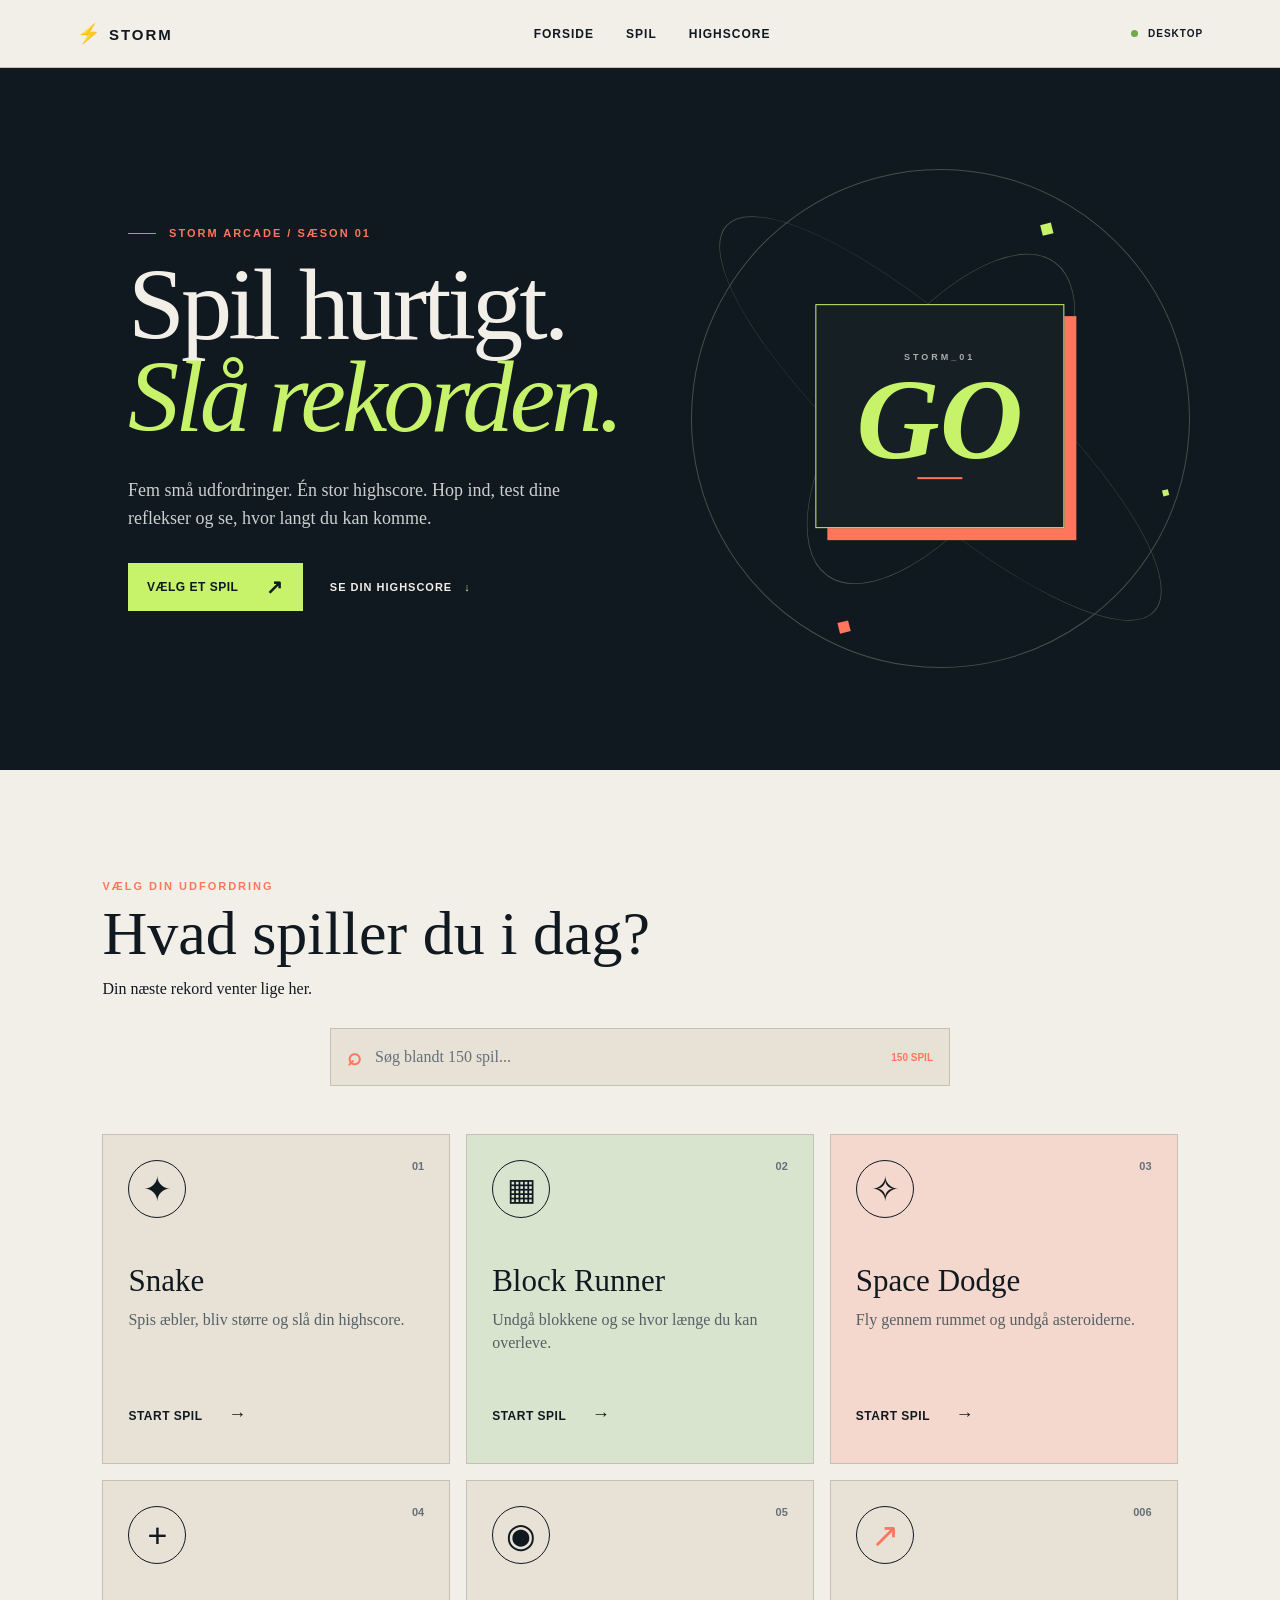
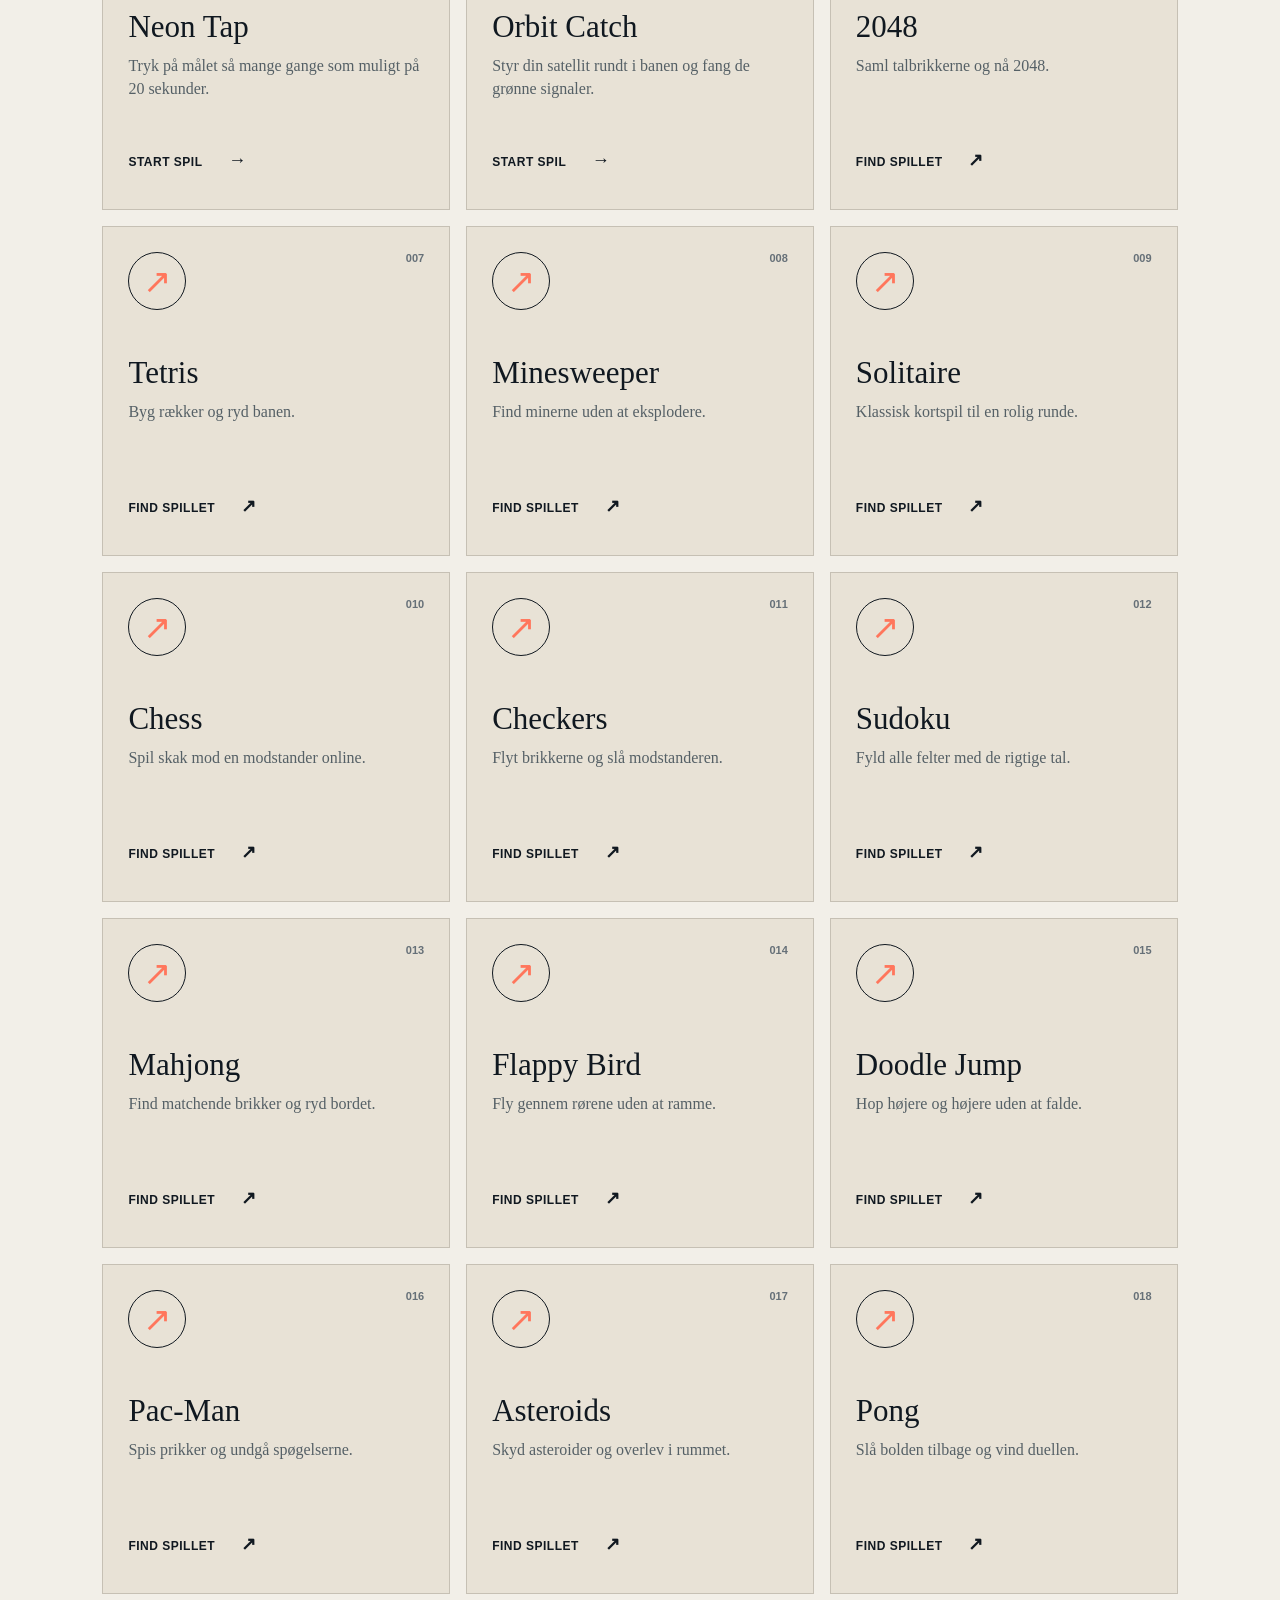
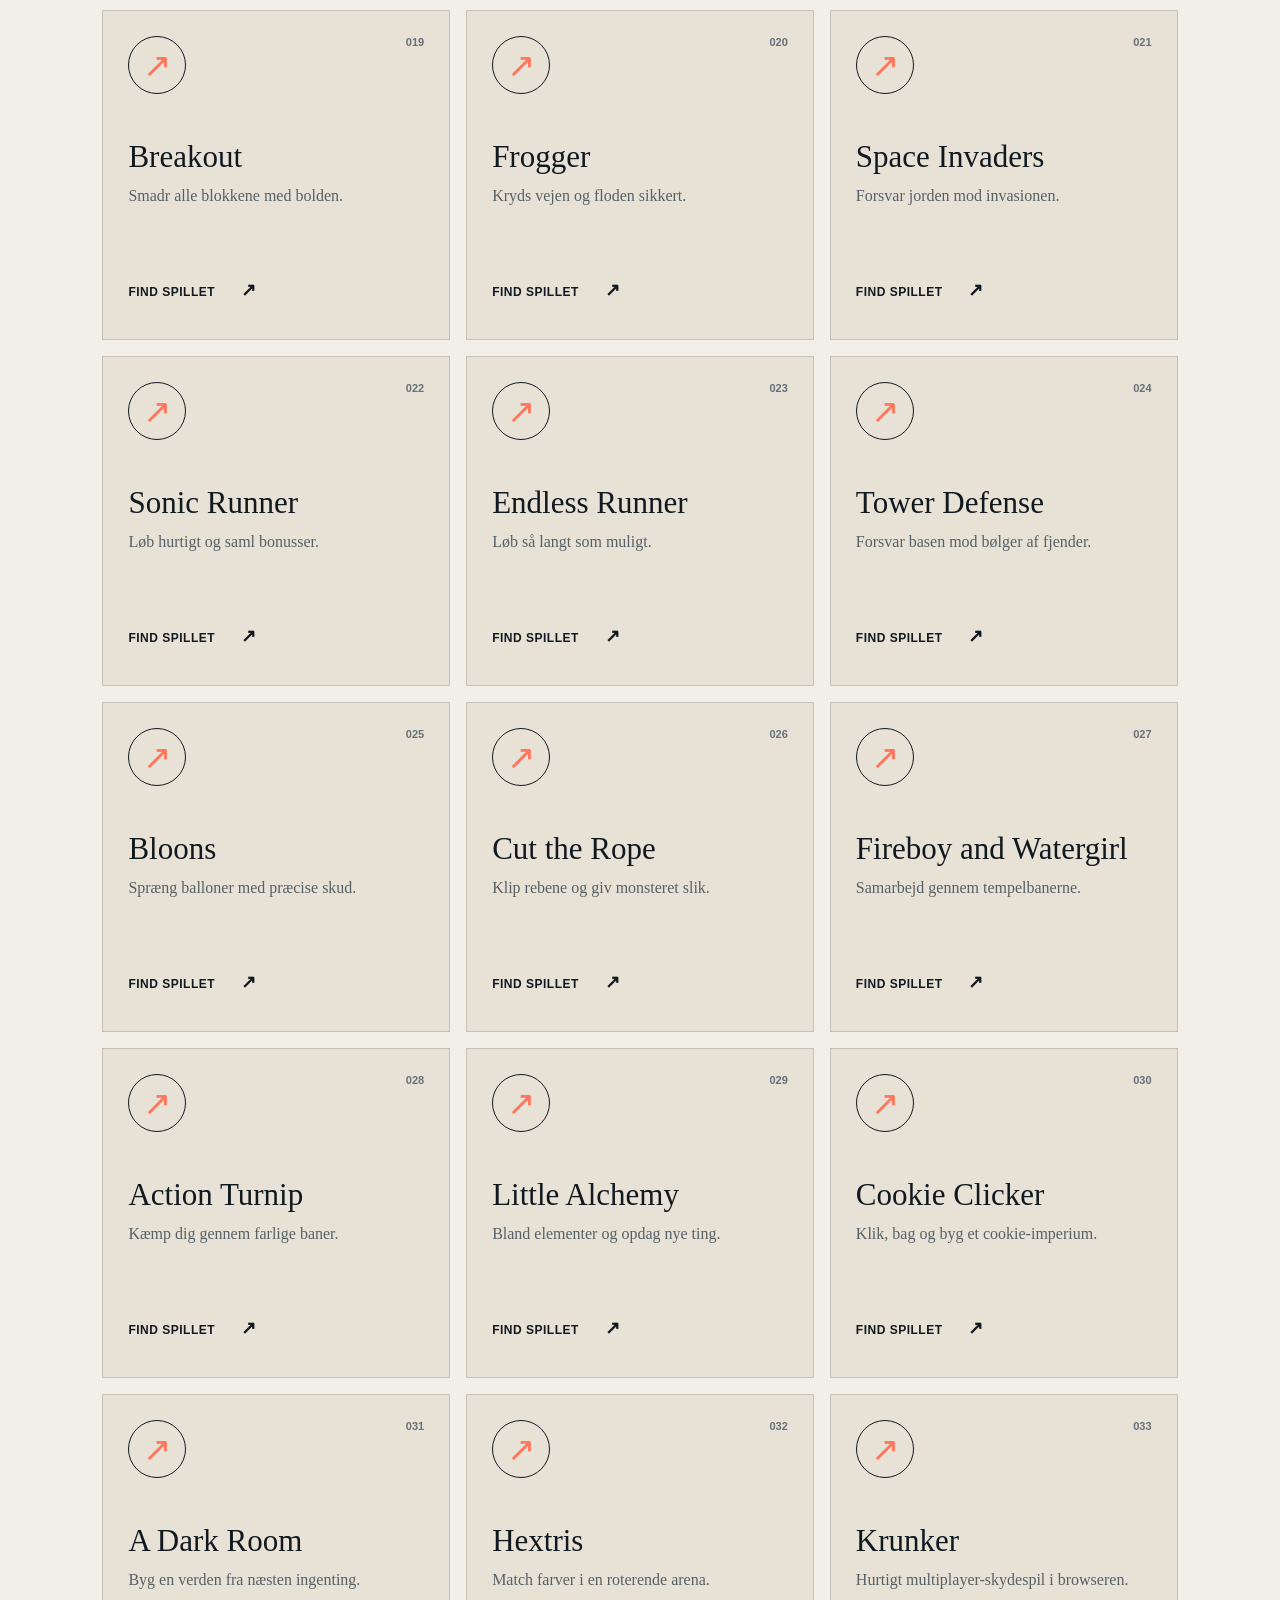
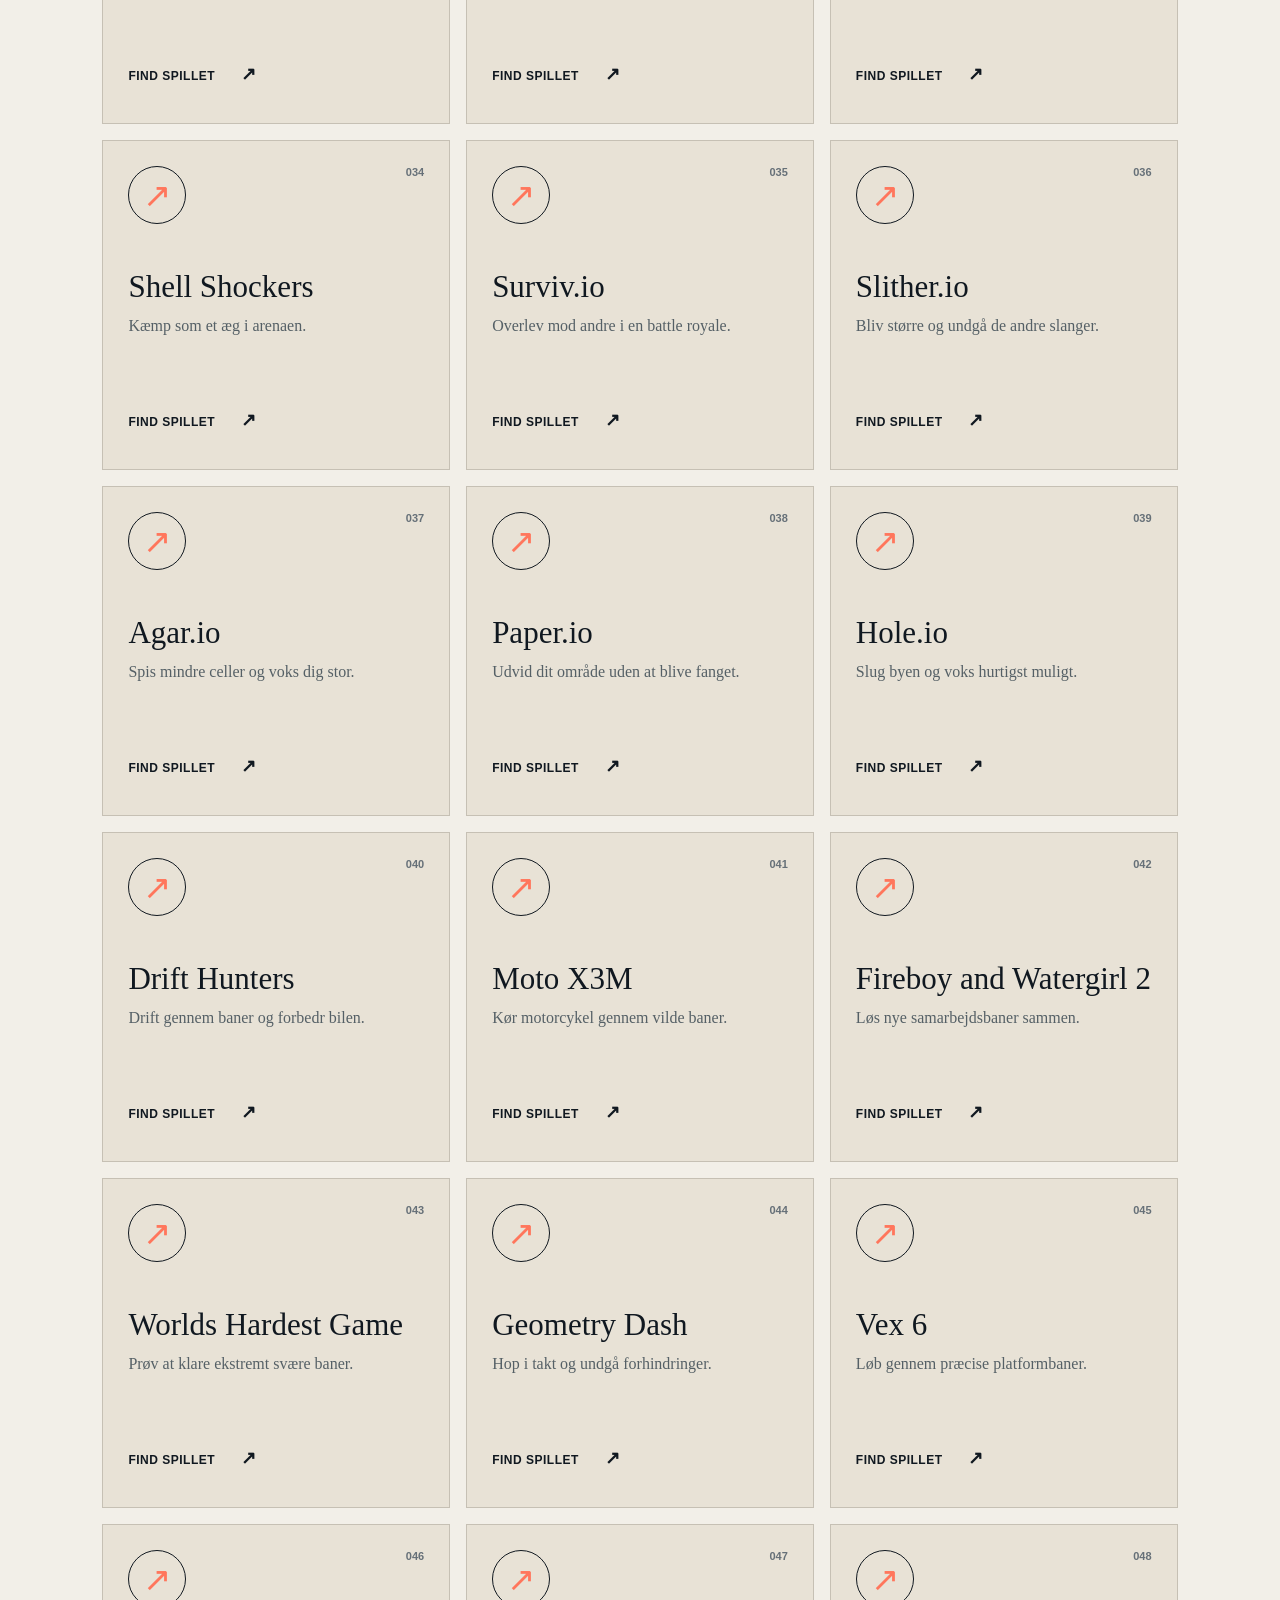
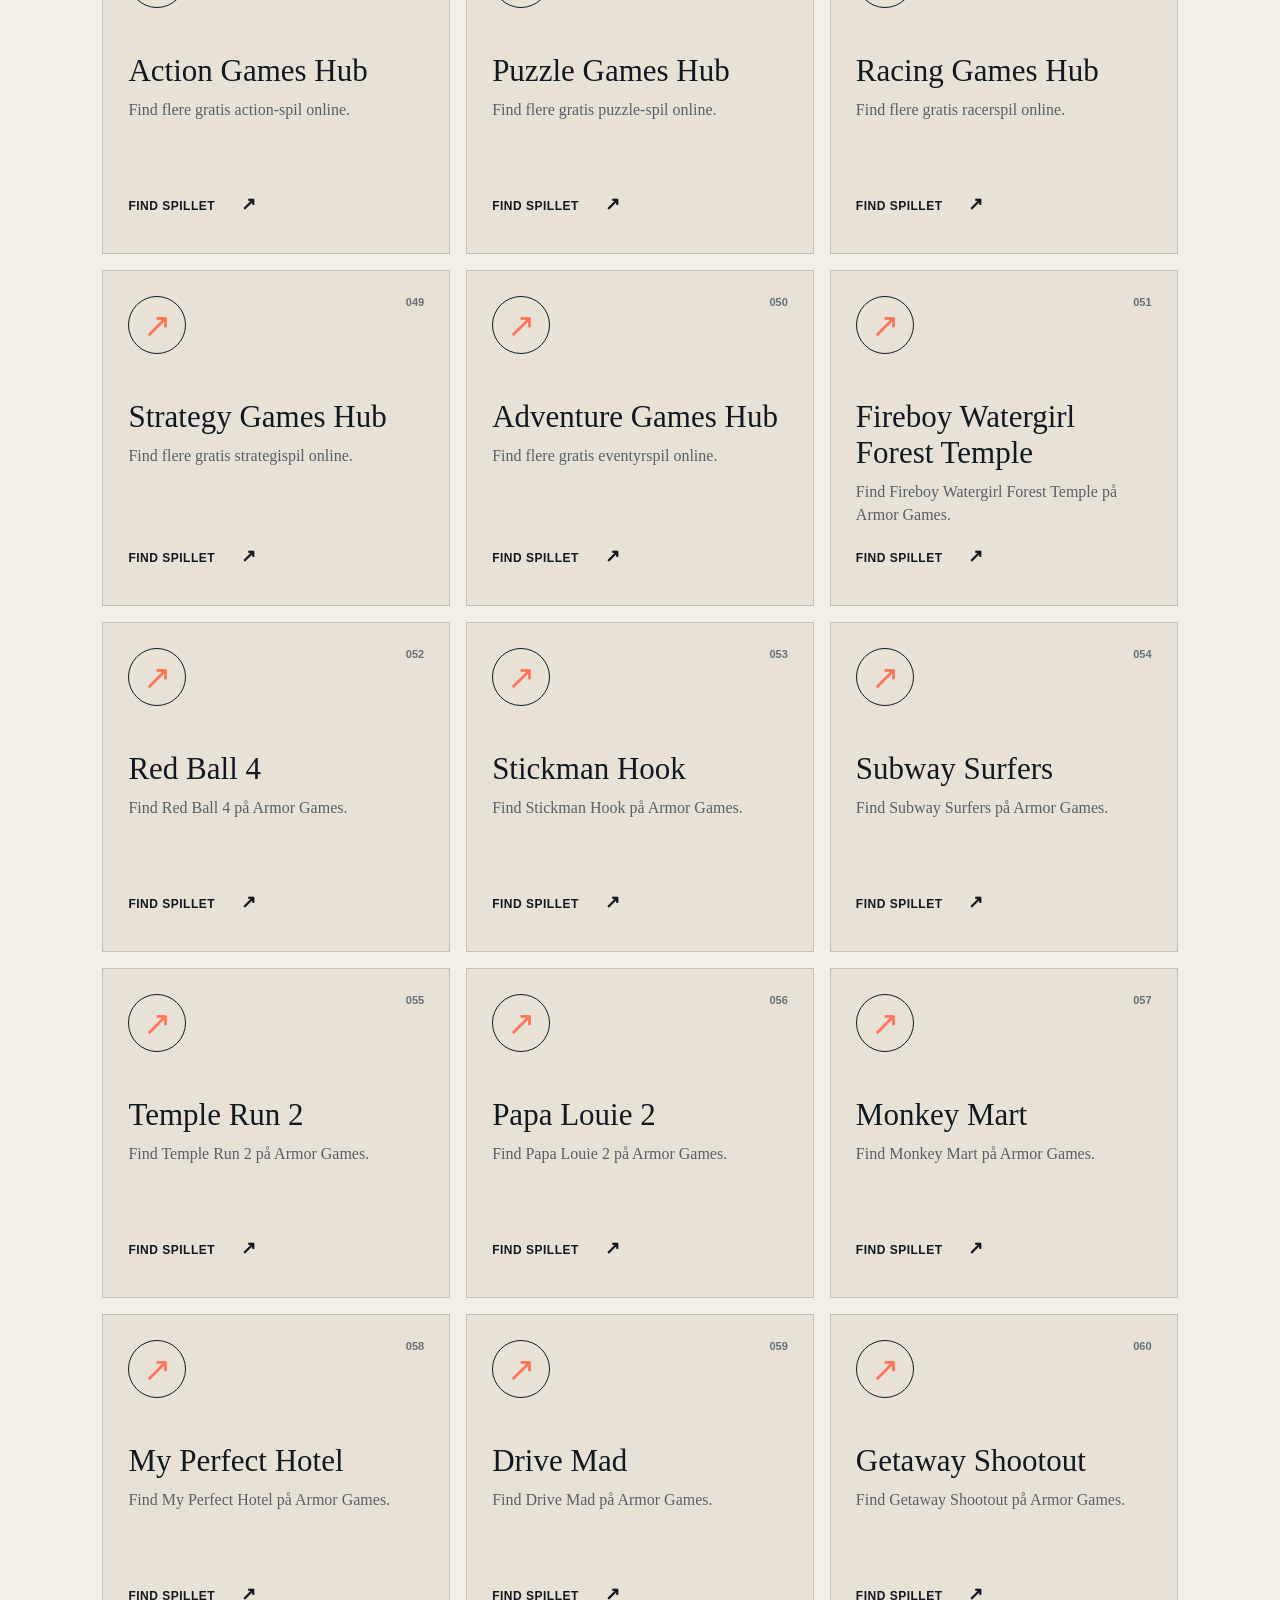
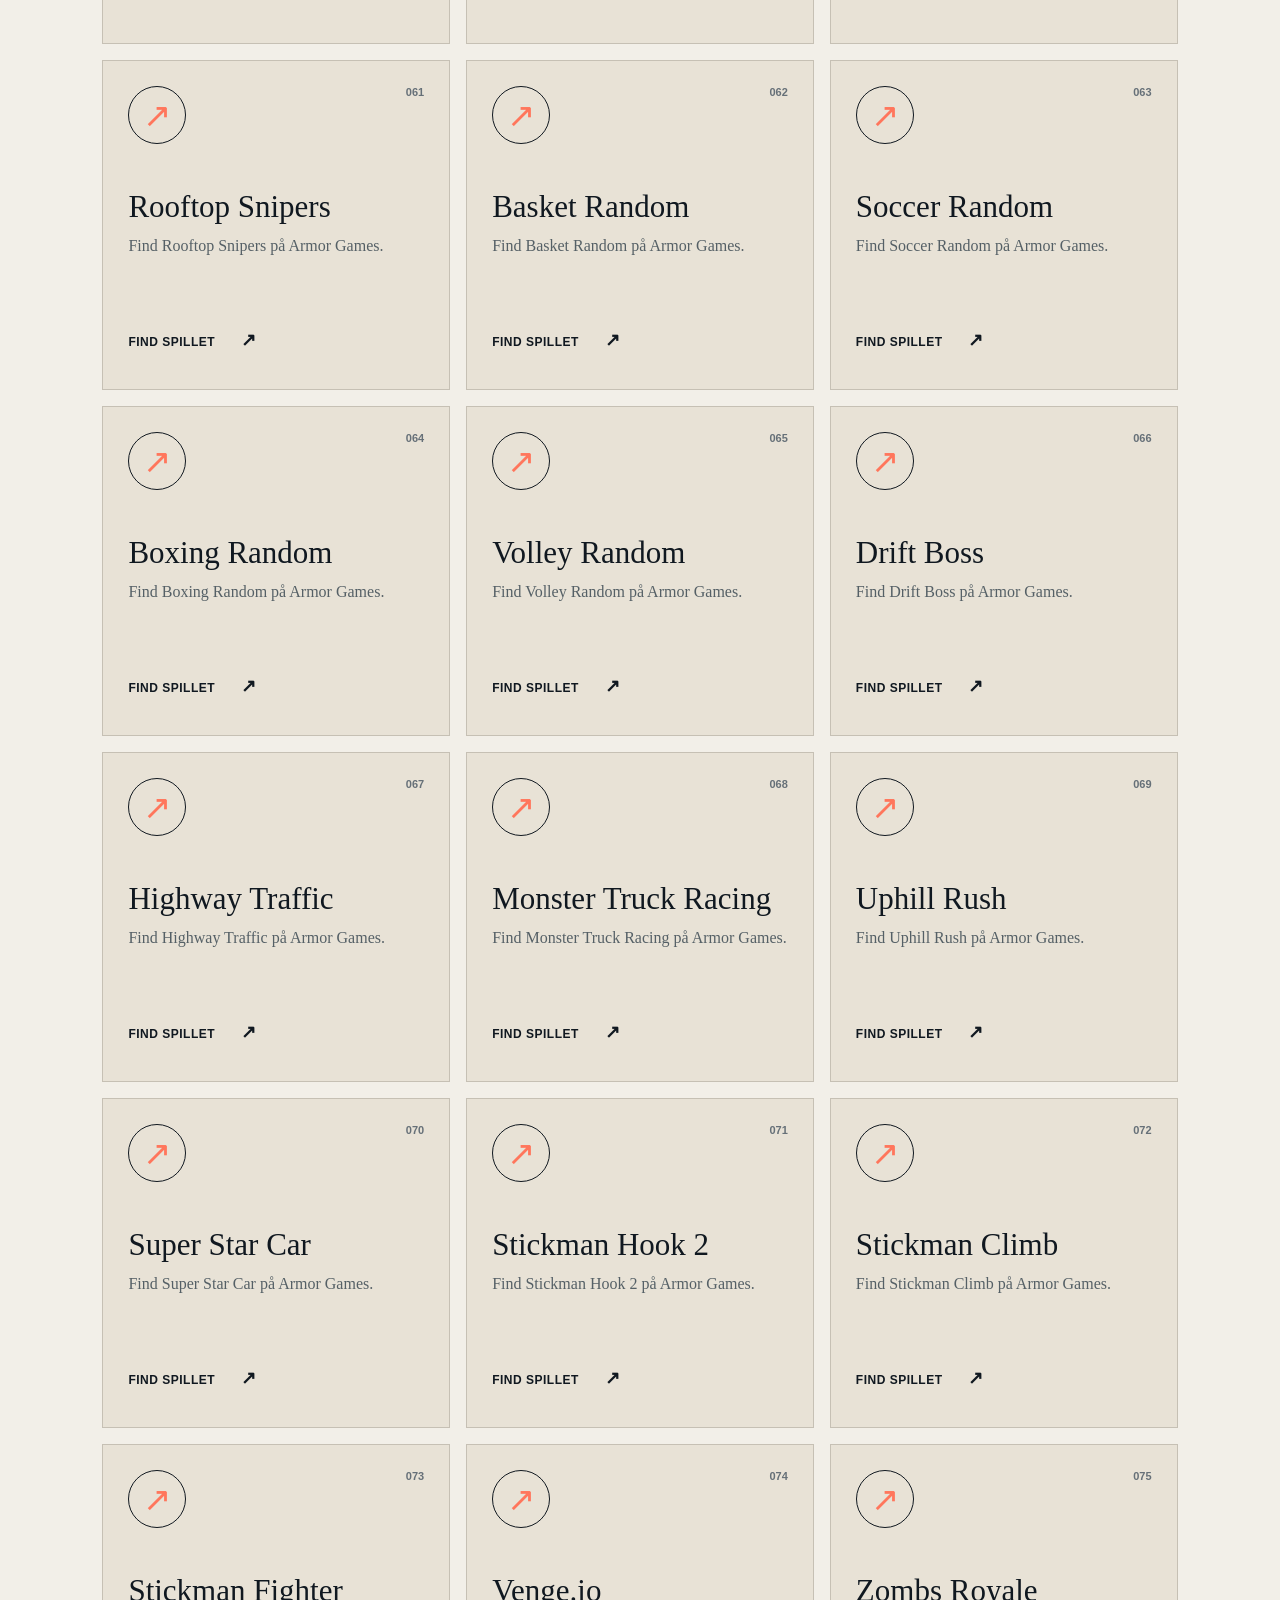
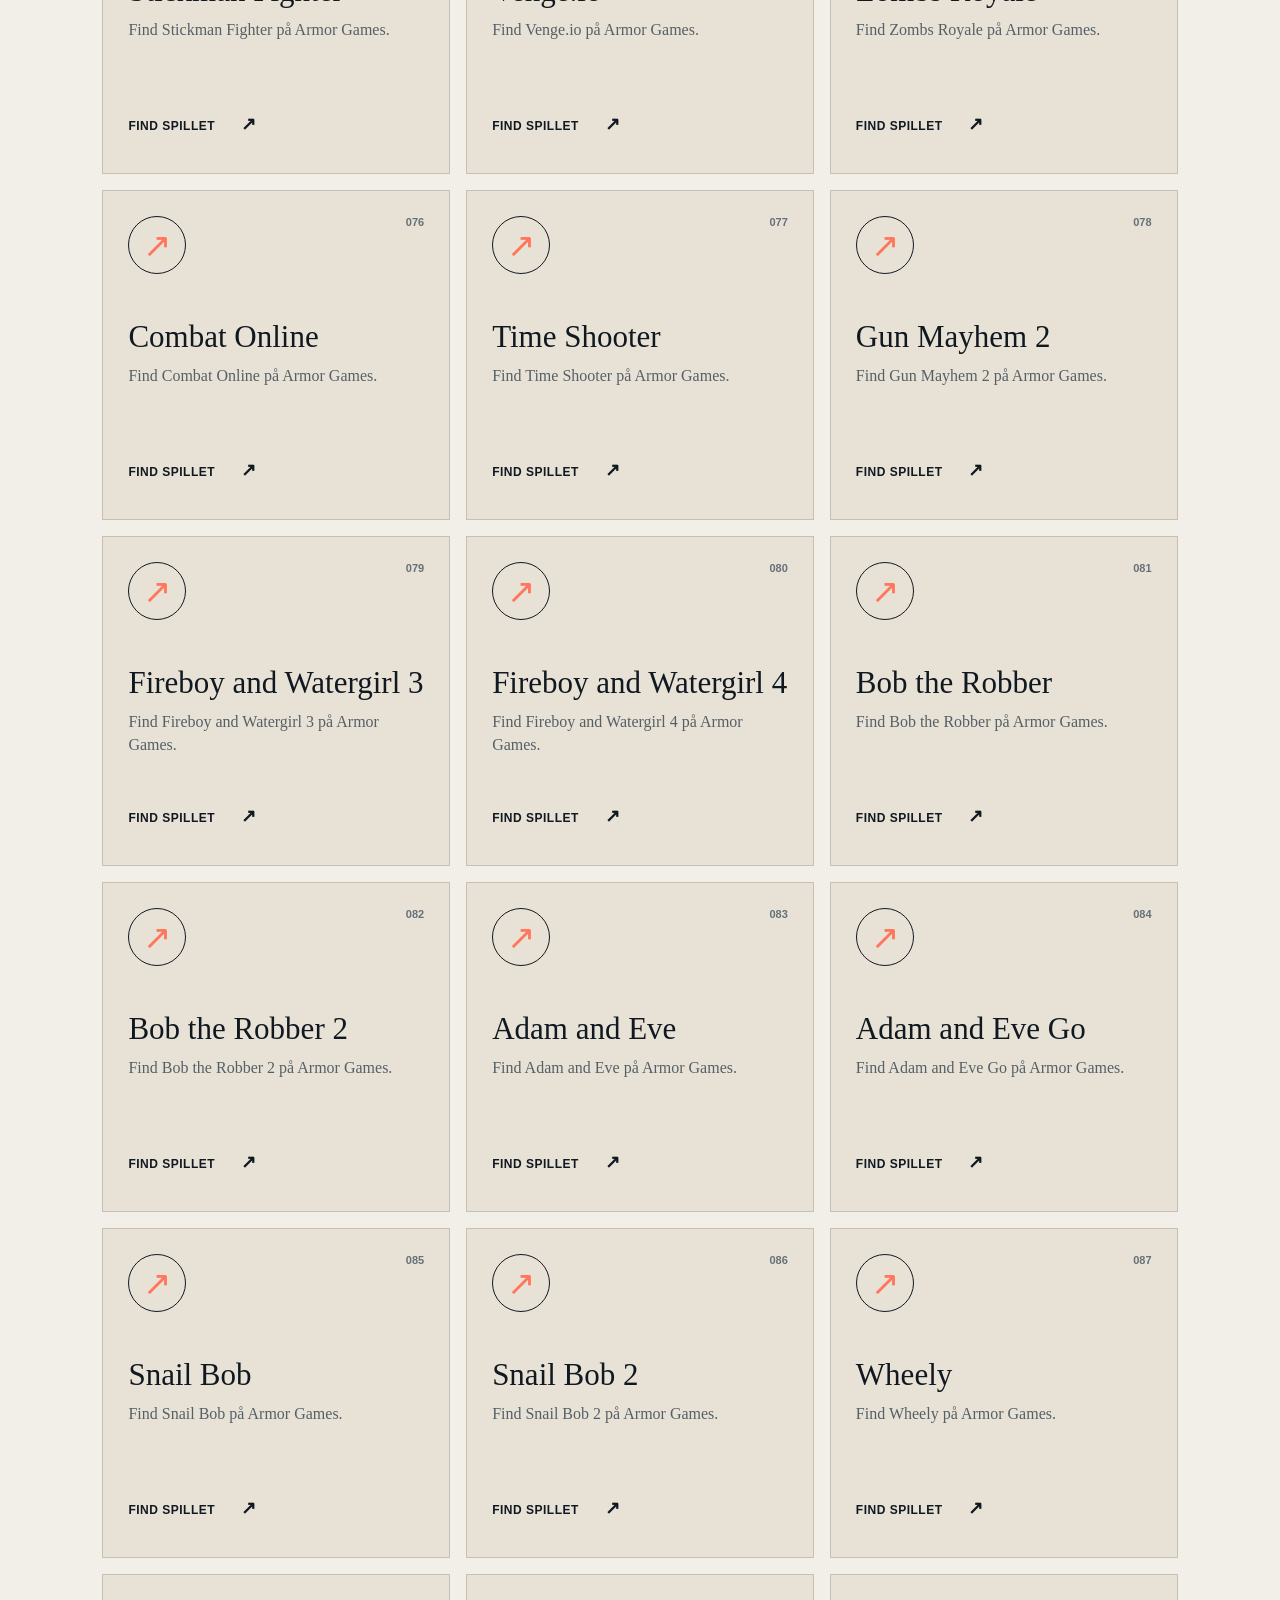
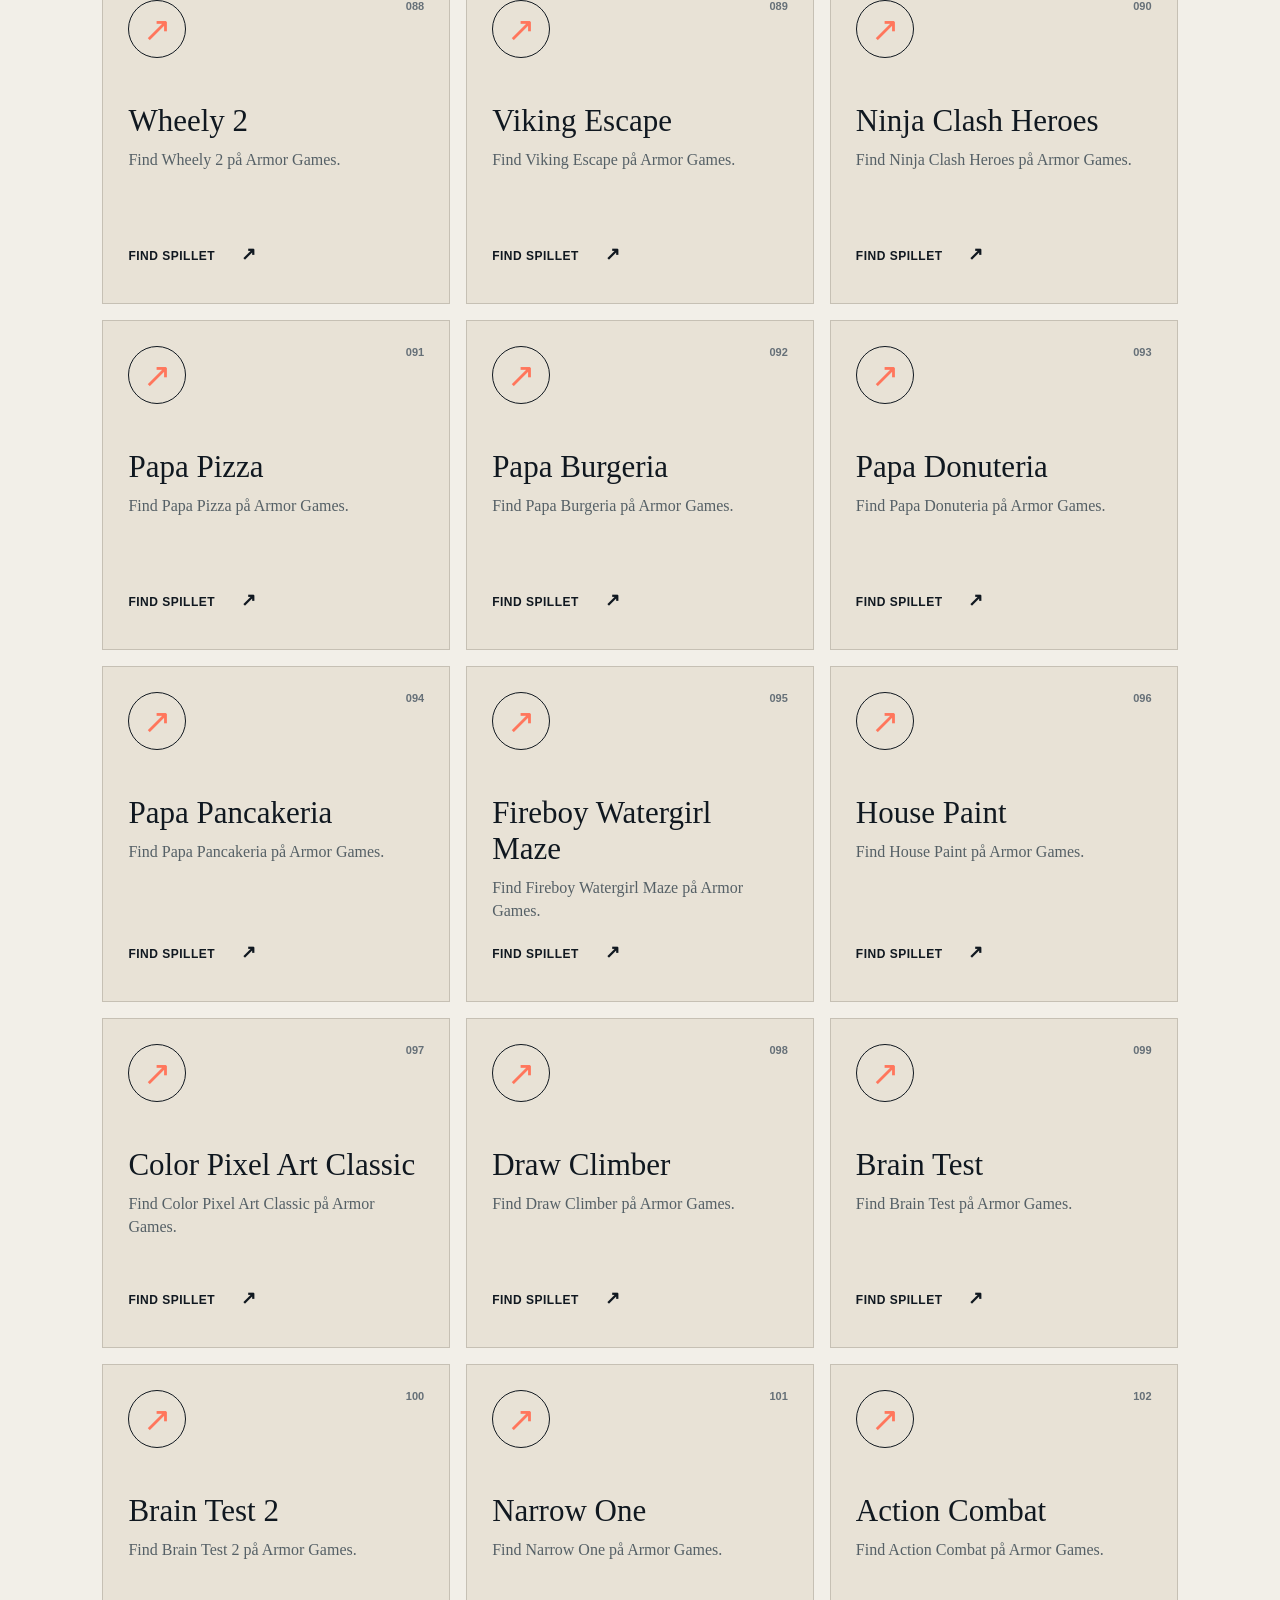
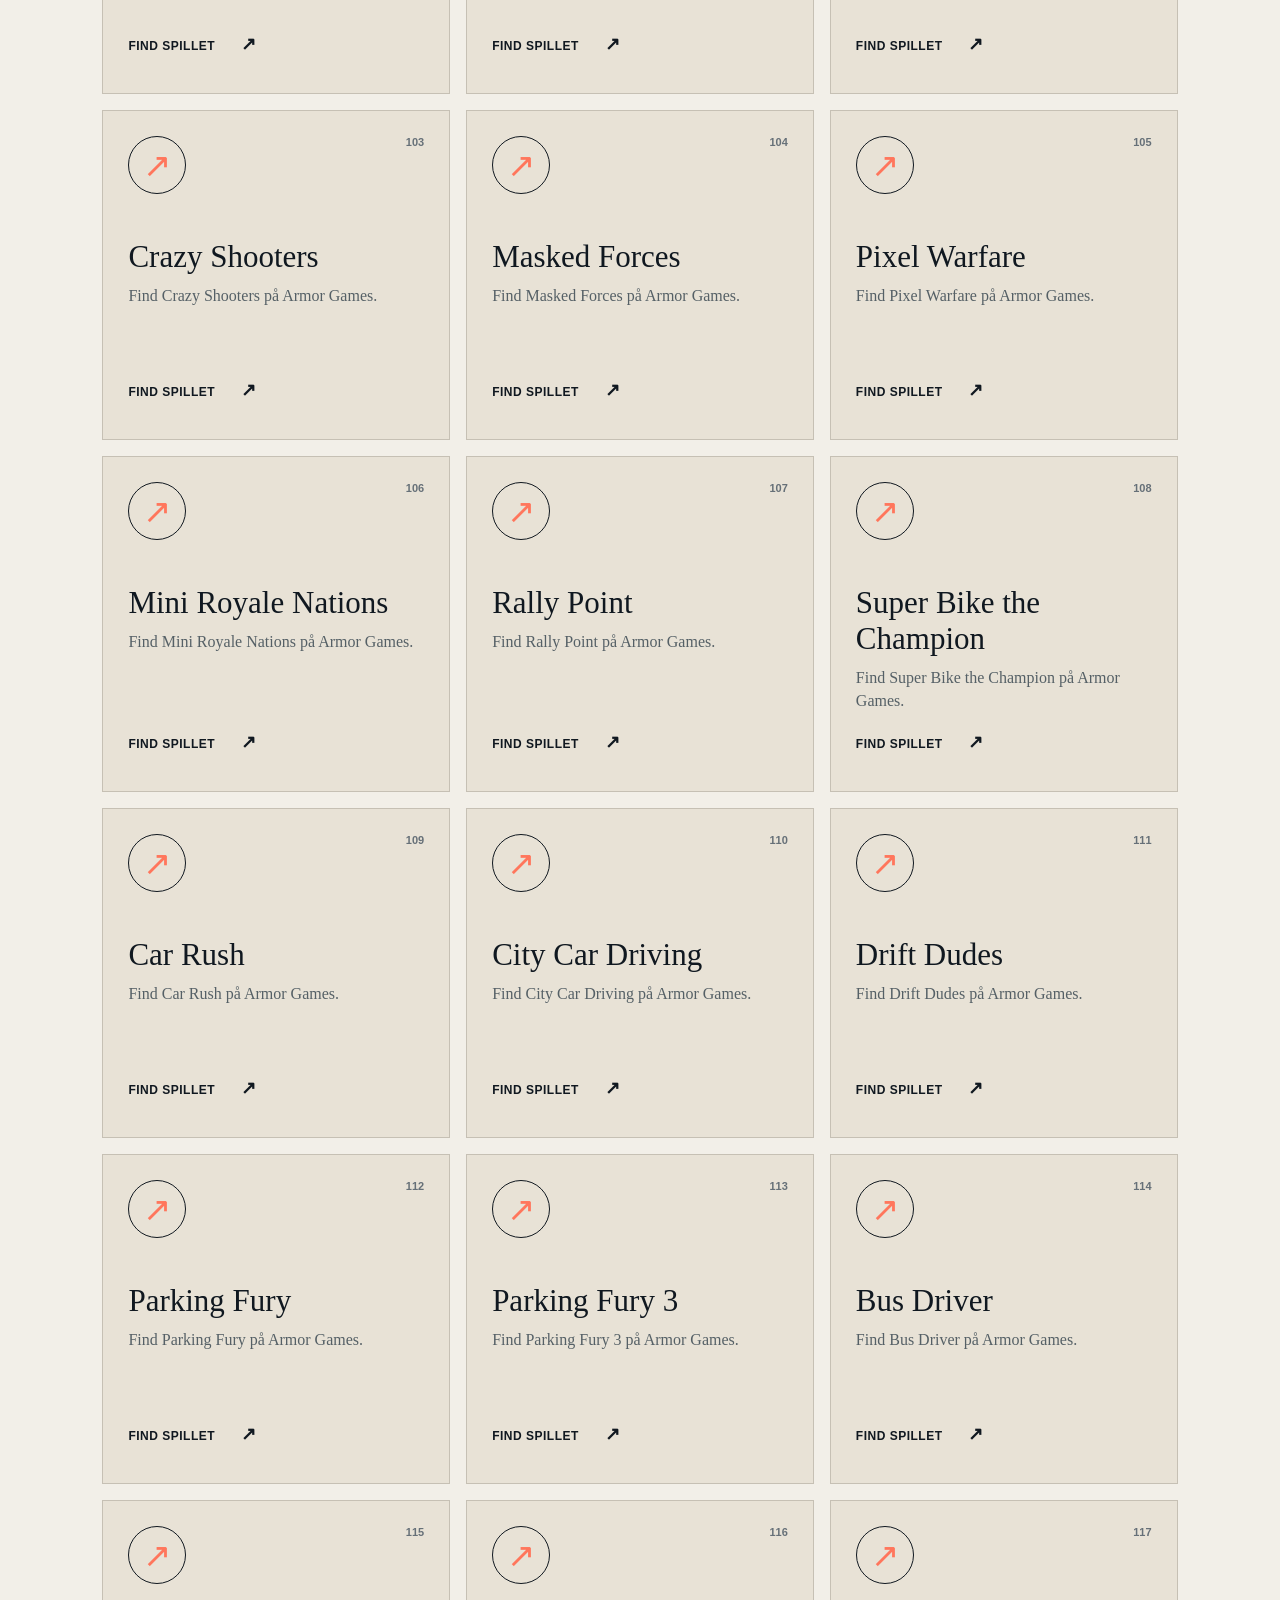
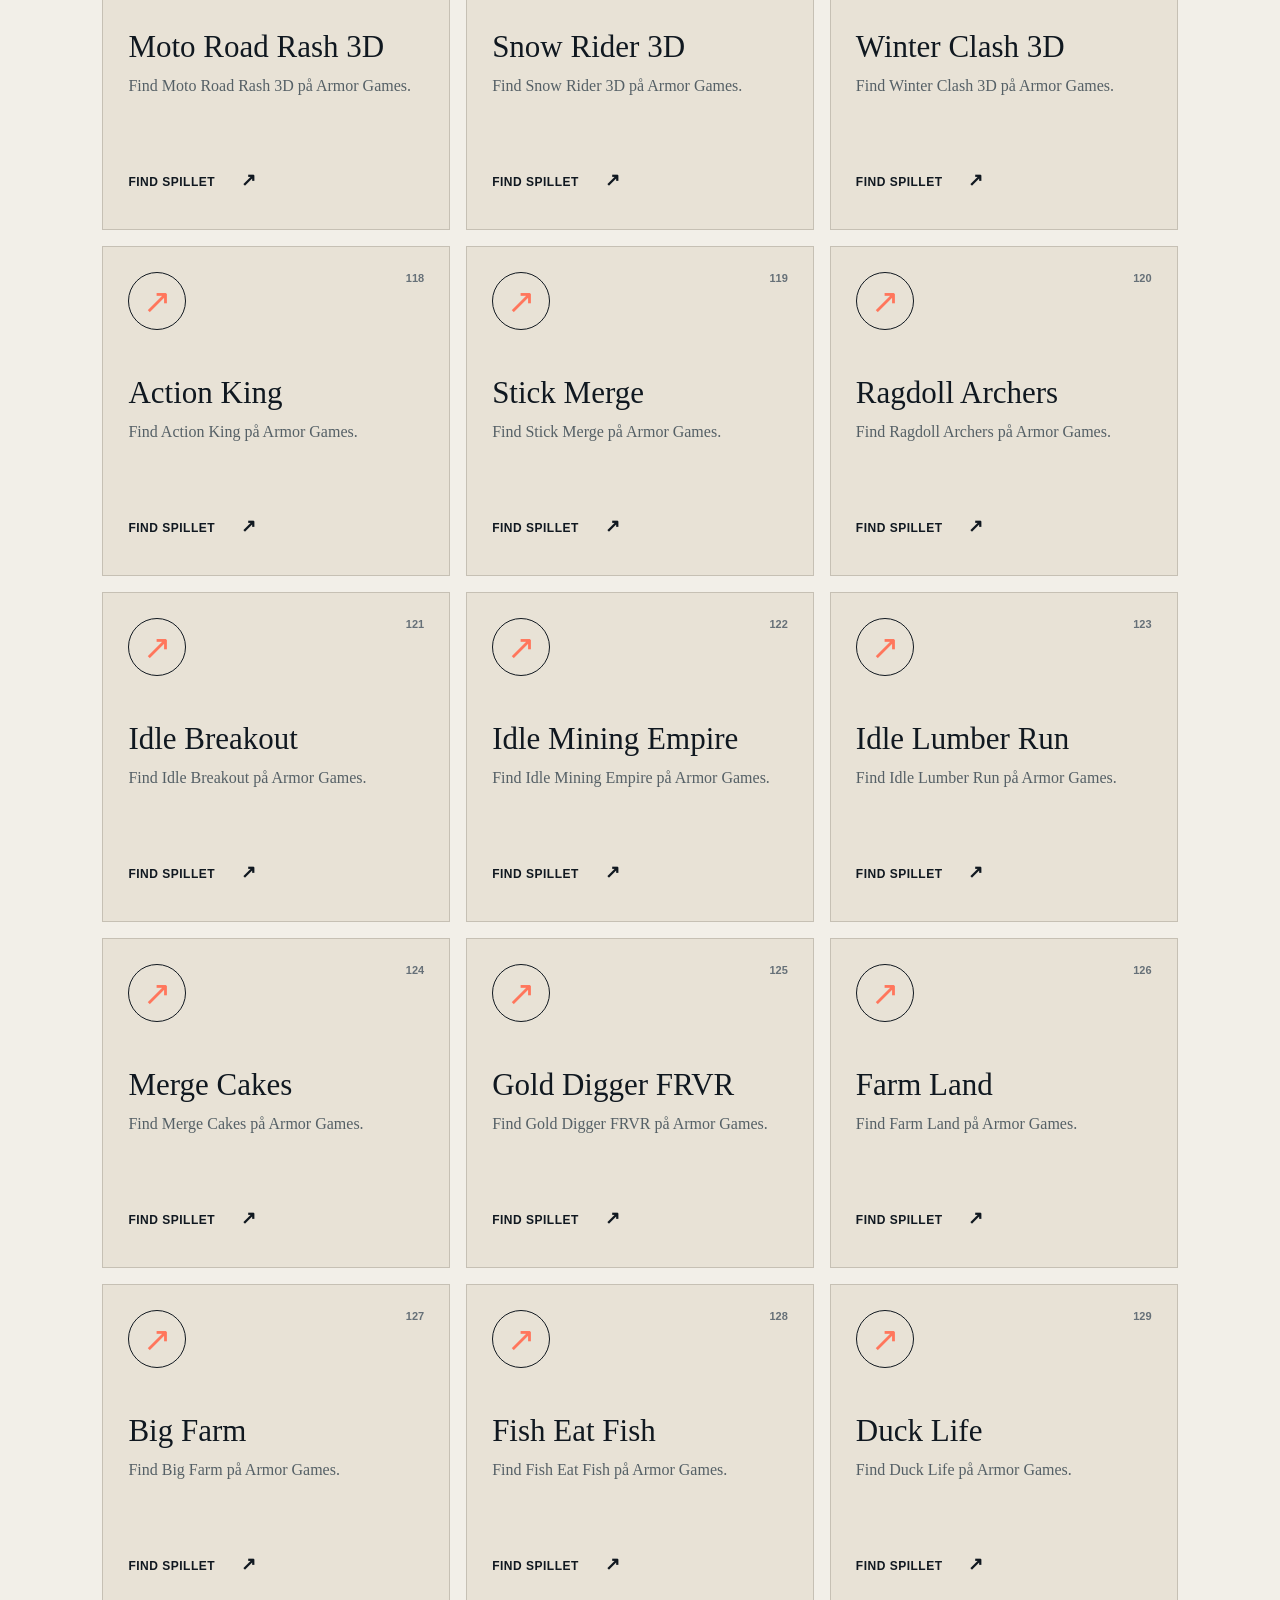
<file: index.html>
<!DOCTYPE html>
<html lang="da">
<head>
  <meta charset="UTF-8">
  <meta name="viewport" content="width=device-width, initial-scale=1.0">
  <meta name="description" content="Storm Gaming - hurtige spil, highscores og nye udfordringer.">
  <title>Storm Gaming | Dit gaming-univers</title>
  <link rel="stylesheet" href="style.css">
</head>
<body>
  <header class="site-header">
    <a class="logo" href="#home" aria-label="Storm Gaming forside"><span>⚡</span> STORM</a>
    <nav>
      <a href="#home">Forside</a>
      <a href="#games">Spil</a>
      <a href="#about">Highscore</a>
    </nav>
    <div id="device-status" class="status" aria-live="polite"><span class="status-dot"></span> ONLINE</div>
  </header>

  <main>
    <section id="home" class="hero">
      <div class="hero-copy">
        <p class="eyebrow"><span></span> STORM ARCADE / SÆSON 01</p>
        <h1>Spil hurtigt.<br><em>Slå rekorden.</em></h1>
        <p class="hero-text">Fem små udfordringer. Én stor highscore. Hop ind, test dine reflekser og se, hvor langt du kan komme.</p>
        <div class="hero-actions">
          <a class="button" href="#games">Vælg et spil <span>↗</span></a>
          <a class="text-link" href="#about">Se din highscore <span>↓</span></a>
        </div>
      </div>
      <div class="hero-art" aria-hidden="true"><div class="orbit orbit-one"></div><div class="orbit orbit-two"></div><div class="arcade-screen"><span class="screen-label">STORM_01</span><strong>GO</strong><span class="screen-line"></span></div><div class="pixel pixel-one"></div><div class="pixel pixel-two"></div><div class="pixel pixel-three"></div></div>
    </section>

    <section id="games" class="section">
      <div class="section-heading"><p class="eyebrow">VÆLG DIN UDFORDRING</p><h2>Hvad spiller du i dag?</h2><p>Din næste rekord venter lige her.</p><label class="search-box"><span>⌕</span><input id="game-search" type="search" placeholder="Søg blandt 150 spil..." aria-label="Søg blandt 150 spil"><strong>150 SPIL</strong></label></div>
      <div class="games">
        <article class="card">
          <div class="card-top"><span class="icon snake-icon">✦</span><span class="game-number">01</span></div>
          <h3>Snake</h3>
          <p>Spis æbler, bliv større og slå din highscore.</p>
          <button onclick="startGame('Snake')">Start spil <span>→</span></button>
        </article>
        <article class="card">
          <div class="card-top"><span class="icon block-icon">▦</span><span class="game-number">02</span></div>
          <h3>Block Runner</h3>
          <p>Undgå blokkene og se hvor længe du kan overleve.</p>
          <button onclick="startGame('Block Runner')">Start spil <span>→</span></button>
        </article>
        <article class="card">
          <div class="card-top"><span class="icon space-icon">✧</span><span class="game-number">03</span></div>
          <h3>Space Dodge</h3>
          <p>Fly gennem rummet og undgå asteroiderne.</p>
          <button onclick="startGame('Space Dodge')">Start spil <span>→</span></button>
        </article>
        <article class="card">
          <div class="card-top"><span class="icon tap-icon">+</span><span class="game-number">04</span></div>
          <h3>Neon Tap</h3>
          <p>Tryk på målet så mange gange som muligt på 20 sekunder.</p>
          <button onclick="startGame('Neon Tap')">Start spil <span>→</span></button>
        </article>
        <article class="card">
          <div class="card-top"><span class="icon orbit-icon">◉</span><span class="game-number">05</span></div>
          <h3>Orbit Catch</h3>
          <p>Styr din satellit rundt i banen og fang de grønne signaler.</p>
          <button onclick="startGame('Orbit Catch')">Start spil <span>→</span></button>
        </article>
      </div>
    </section>

    <section id="about" class="section about">
      <div class="score-copy"><p class="eyebrow">DIN ARCADE-PROFIL</p><h2>Din bedste score</h2><p>Hver runde tæller. Bliv ved med at spille og klatre på tavlen.</p></div>
      <div class="score-panel"><span class="trophy">✦</span><div id="score">Ingen score endnu</div><button class="reset-button" onclick="resetScore()">Nulstil</button></div>
    </section>
  </main>

  <div id="game-modal" class="game-modal" hidden>
    <div class="game-window" role="dialog" aria-modal="true" aria-labelledby="game-title">
      <div class="game-bar"><div><p class="eyebrow">LIVE ARCADE</p><h2 id="game-title">Spil</h2></div><button class="close-game" onclick="closeGame()" aria-label="Luk spil">×</button></div>
      <canvas id="game-canvas" width="640" height="360"></canvas>
      <p id="game-instructions" class="game-instructions"></p>
      <div class="game-actions"><button id="fullscreen-game" onclick="enterFullscreen()">Fuld skærm</button><button id="restart-game" onclick="restartGame()">Start forfra</button><button class="exit-game" onclick="closeGame()">Tilbage til spil</button></div>
    </div>
  </div>

  <footer>© 2026 Storm Gaming</footer>
  <script src="script.js"></script>
</body>
</html>
</file>
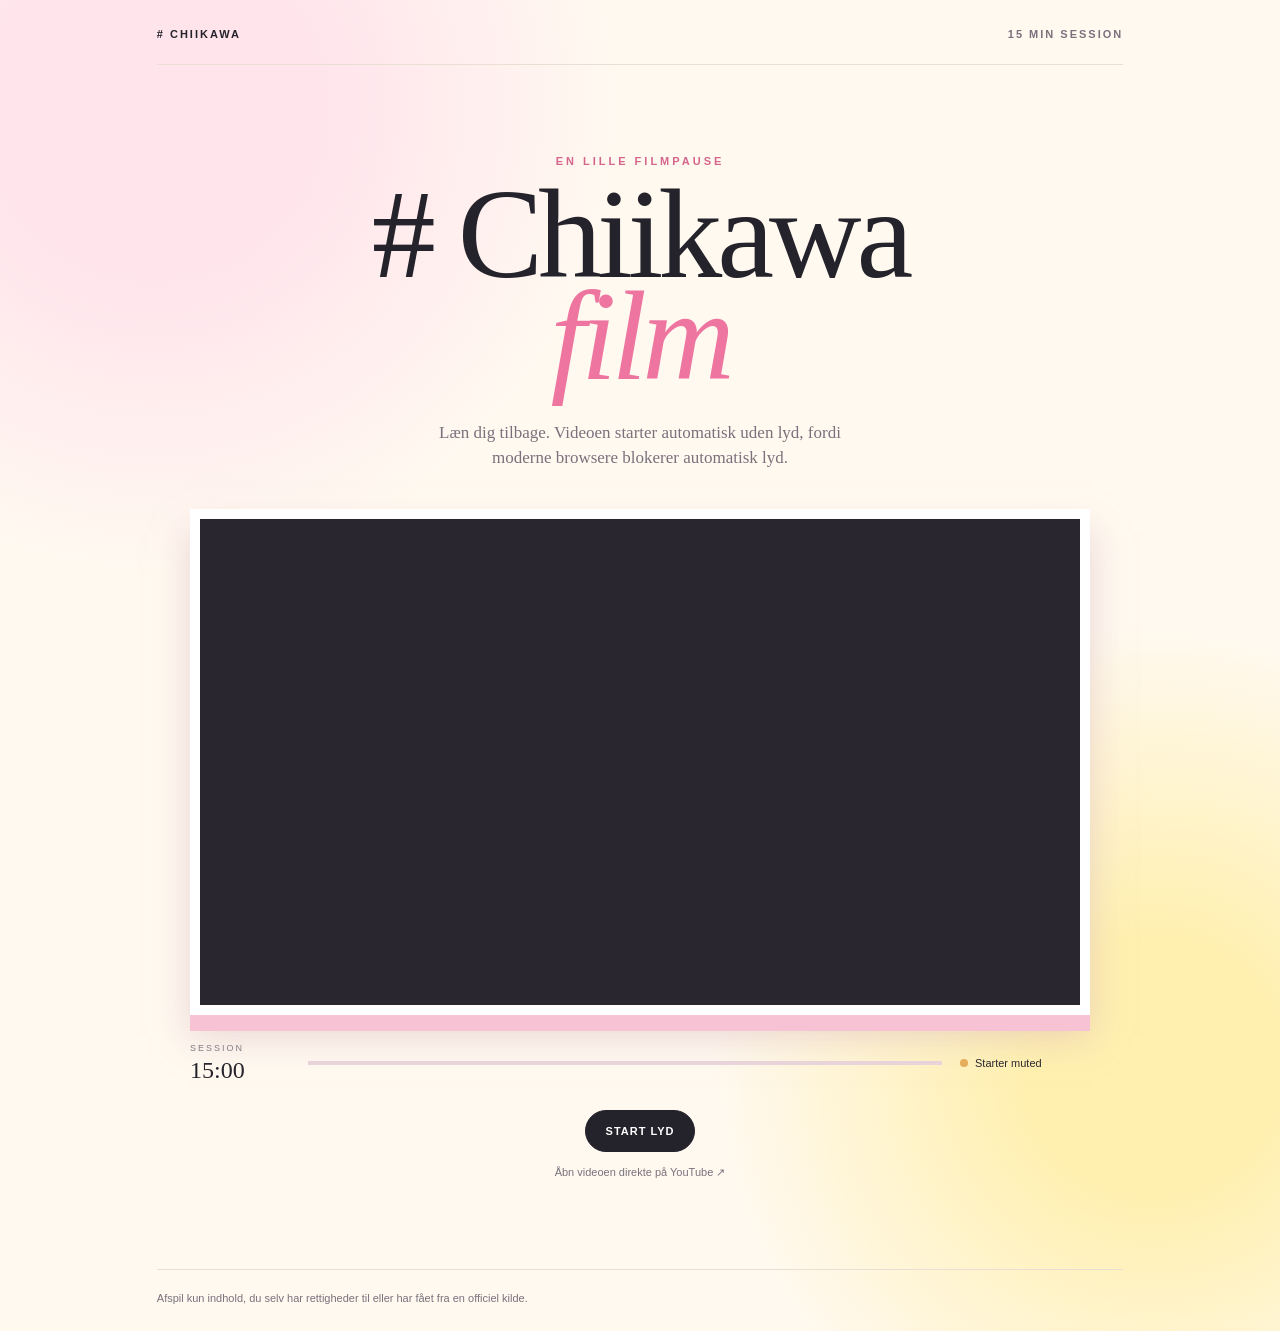
<file: chiikawa.html>
<!doctype html>
<html lang="da">
<head>
  <meta charset="utf-8">
  <meta name="viewport" content="width=device-width, initial-scale=1">
  <meta name="description" content="En rolig 15-minutters videosession.">
  <title># Chiikawa Film | 15 minutter</title>
  <link rel="stylesheet" href="chiikawa.css">
</head>
<body>
  <main class="cinema-shell">
    <header class="topbar">
      <a class="brand" href="chiikawa.html"># CHIIKAWA</a>
      <span class="session-label">15 MIN SESSION</span>
    </header>

    <section class="intro" aria-labelledby="page-title">
      <p class="eyebrow">EN LILLE FILMPAUSE</p>
      <h1 id="page-title"># Chiikawa<br><em>film</em></h1>
      <p class="lead">Læn dig tilbage. Videoen starter automatisk uden lyd, fordi moderne browsere blokerer automatisk lyd.</p>
    </section>

    <section class="player-wrap" aria-label="Videoplayer">
      <div class="screen-frame">
        <iframe id="youtube-player" title="Chiikawa-video med engelske undertekster" src="https://www.youtube.com/embed/CRtdFfhZHnM?autoplay=1&mute=1&controls=1&rel=0&enablejsapi=1" allow="autoplay; encrypted-media; picture-in-picture" allowfullscreen></iframe>
      </div>
      <div class="player-meta">
        <div><span class="meta-label">SESSION</span><strong id="timer">15:00</strong></div>
        <div class="progress-track" aria-hidden="true"><span id="progress"></span></div>
        <div><span id="status" class="status-dot"></span><span id="status-text">Starter muted</span></div>
      </div>
      <button id="sound-button" class="sound-button" type="button">Start lyd</button>
      <a class="youtube-direct" href="https://www.youtube.com/watch?v=CRtdFfhZHnM" target="_blank" rel="noopener noreferrer">Åbn videoen direkte på YouTube ↗</a>
    </section>

    <footer>Afspil kun indhold, du selv har rettigheder til eller har fået fra en officiel kilde.</footer>
  </main>
  <script src="chiikawa.js"></script>
  <script src="https://www.youtube.com/iframe_api"></script>
</body>
</html>
</file>
<file: style.css>
.search-box{display:flex;align-items:center;gap:12px;max-width:620px;margin:30px auto 0;padding:14px 16px;background:var(--cream);border:1px solid var(--line);font:700 12px Arial,sans-serif}.search-box span{font-size:24px;color:var(--orange)}.search-box input{min-width:0;flex:1;border:0;outline:0;background:transparent;color:var(--ink);font:16px Georgia,serif}.search-box input::placeholder{color:var(--muted)}.search-box strong{color:var(--orange);font-size:10px;white-space:nowrap}.card[hidden]{display:none}.online-card .online-icon{color:var(--orange)}.online-link{align-self:flex-start;margin-top:auto;padding:13px 0;color:var(--ink);font:700 12px Arial,sans-serif;letter-spacing:.5px;text-decoration:none;text-transform:uppercase}.online-link span{padding-left:22px;font-size:18px}@media(max-width:600px){.search-box{margin-top:24px;padding:12px}.search-box strong{display:none}.search-box input{font-size:15px}.online-link{font-size:11px}}
 #fullscreen-game{display:inline-block!important}
 #fullscreen-game{display:none}body[data-device="tablet"] .site-header{padding-left:5vw;padding-right:5vw}body[data-device="tablet"] .games{grid-template-columns:repeat(2,1fr)}body[data-device="tablet"] .hero{padding-left:7vw;padding-right:7vw}body[data-device="phone"] .site-header{padding:16px 5vw;gap:16px}body[data-device="phone"] .site-header nav{gap:16px;font-size:10px}body[data-device="phone"] .game-modal.is-fullscreen .game-window{padding:12px}body[data-device="phone"] .game-modal.is-fullscreen .game-bar h2{font-size:30px}body[data-device="phone"] .game-modal.is-fullscreen .game-window canvas{width:100%;max-height:calc(100dvh - 190px);margin:12px auto;aspect-ratio:16 / 9}body[data-device="phone"] .game-instructions{font-size:12px}body[data-device="phone"] .game-actions{flex-wrap:wrap;gap:10px;margin-top:auto}body[data-device="phone"] .game-actions button{padding:11px 12px;font-size:10px}body[data-device="phone"] .game-actions .exit-game{padding-left:12px}body[data-device="phone"] #fullscreen-game{display:inline-block}body[data-device="phone"] .hero-text{font-size:16px}body[data-device="phone"] .section-heading>p:last-child,body[data-device="phone"] .score-copy>p:last-child{font-size:15px}
 .game-modal[hidden]{display:none}.game-modal{position:fixed;inset:0;z-index:30;display:grid;place-items:center;padding:20px;background:#101820d9}.game-window{width:min(720px,100%);padding:24px;background:var(--paper);box-shadow:10px 10px 0 var(--orange)}.game-modal.is-fullscreen{padding:0;background:var(--ink)}.game-modal.is-fullscreen .game-window{width:100%;height:100%;max-width:none;display:flex;flex-direction:column;padding:clamp(16px,4vw,42px);box-shadow:none}.game-modal.is-fullscreen .game-window canvas{width:min(100%,1000px);max-height:calc(100vh - 150px);margin:22px auto 14px;object-fit:contain}.game-is-fullscreen{overflow:hidden}.game-bar{display:flex;justify-content:space-between;align-items:start}.game-bar .eyebrow{margin-bottom:6px}.game-bar h2{margin:0;font-size:38px;font-weight:400}.close-game{padding:0;background:none;color:var(--ink);font:36px Georgia,sans-serif;text-transform:none}.game-window canvas{display:block;width:100%;height:auto;margin:22px 0 14px;background:#101820;border:1px solid var(--ink);cursor:crosshair}.game-instructions{min-height:23px;margin:0;color:var(--muted);font:13px Arial,sans-serif}.game-actions{display:flex;gap:24px;margin-top:18px}.game-actions button{padding:12px 15px}.game-actions .exit-game{background:none;color:var(--ink);padding-left:0}.game-window .eyebrow{color:var(--orange)}
:root{--ink:#101820;--paper:#f2efe8;--cream:#e8e2d6;--lime:#c7f36b;--orange:#ff765c;--muted:#667078;--line:#c6c0b4}*{box-sizing:border-box}html{scroll-behavior:smooth}body{margin:0;font-family:Georgia,'Times New Roman',serif;background:var(--paper);color:var(--ink)}body:before{content:'';position:fixed;inset:0;pointer-events:none;opacity:.18;background-image:radial-gradient(#101820 .6px,transparent .6px);background-size:8px 8px;z-index:-1}.site-header{position:sticky;top:0;z-index:10;display:flex;justify-content:space-between;align-items:center;padding:22px 6vw;background:#f2efe8e8;border-bottom:1px solid var(--line);backdrop-filter:blur(14px)}.logo{color:var(--ink);font-family:Arial,sans-serif;font-size:15px;font-weight:900;letter-spacing:2px;text-decoration:none}.logo span{color:var(--orange);font-size:19px}nav{display:flex;gap:32px;font-family:Arial,sans-serif;font-size:12px;font-weight:700;letter-spacing:1px;text-transform:uppercase}nav a{color:var(--ink);text-decoration:none}nav a:hover{color:var(--orange)}.status{font:700 10px Arial,sans-serif;letter-spacing:1px}.status-dot{display:inline-block;width:7px;height:7px;margin-right:6px;background:#70a94a;border-radius:50%}.hero{position:relative;min-height:78vh;display:flex;align-items:center;overflow:hidden;padding:90px 10vw;background:var(--ink);color:var(--paper)}.hero-copy{position:relative;z-index:2;max-width:670px}.eyebrow{margin:0 0 20px;color:var(--orange);font:700 11px Arial,sans-serif;letter-spacing:2px}.eyebrow span{display:inline-block;width:28px;height:1px;margin:0 8px 3px 0;background:var(--orange)}.hero h1{margin:0;font-size:clamp(55px,8vw,116px);font-weight:400;line-height:.9;letter-spacing:-4px}.hero h1 em{color:var(--lime);font-style:italic}.hero-text{max-width:480px;margin:34px 0 30px;color:#cbd0ce;font-size:18px;line-height:1.55}.hero-actions{display:flex;align-items:center;gap:27px}.button,button{border:0;background:var(--lime);color:var(--ink);font:700 12px Arial,sans-serif;letter-spacing:.5px;text-transform:uppercase;cursor:pointer}.button{display:inline-flex;align-items:center;gap:28px;padding:17px 19px;text-decoration:none}.button span{font-size:20px;line-height:10px}.text-link{color:var(--paper);font:700 11px Arial,sans-serif;letter-spacing:1px;text-decoration:none;text-transform:uppercase}.text-link span{color:var(--lime);margin-left:8px}.hero-art{position:absolute;right:7vw;width:39vw;height:39vw;max-width:520px;max-height:520px;border:1px solid #43504b;border-radius:50%;transform:rotate(-14deg)}.orbit{position:absolute;border:1px solid #43504b;border-radius:50%}.orbit-one{inset:11%;transform:rotate(50deg) scaleX(.45)}.orbit-two{inset:-8%;transform:rotate(-34deg) scaleX(.28)}.arcade-screen{position:absolute;top:27%;left:25%;width:50%;height:45%;display:flex;align-items:center;justify-content:center;flex-direction:column;border:1px solid var(--lime);background:#161f24;box-shadow:12px 12px 0 var(--orange);transform:rotate(14deg)}.screen-label{font:700 9px Arial,sans-serif;letter-spacing:3px;color:#a7afa9}.arcade-screen strong{font-style:italic;font-size:clamp(60px,9vw,130px);line-height:1;color:var(--lime)}.screen-line{width:45px;border-top:2px solid var(--orange)}.pixel{position:absolute;width:11px;height:11px;background:var(--lime)}.pixel-one{top:17%;right:19%}.pixel-two{bottom:13%;left:20%;background:var(--orange)}.pixel-three{bottom:24%;right:9%;width:6px;height:6px}.section{padding:110px 8vw}.section-heading{margin:0 auto 48px;max-width:1100px}.section-heading .eyebrow,.score-copy .eyebrow{margin-bottom:10px}.section-heading h2,.score-copy h2{margin:0;font-size:clamp(36px,5vw,62px);font-weight:400;line-height:1}.section-heading>p:last-child,.score-copy>p:last-child{color:var(--muted);font-size:17px}.games{display:grid;grid-template-columns:repeat(3,1fr);gap:16px;max-width:1100px;margin:auto}.card{min-height:330px;display:flex;flex-direction:column;padding:25px;background:var(--cream);border:1px solid var(--line);transition:transform .25s,box-shadow .25s}.card:hover{transform:translateY(-7px);box-shadow:8px 8px 0 var(--ink)}.card:nth-child(2){background:#d9e4cf}.card:nth-child(3){background:#f4d8cd}.card-top{display:flex;justify-content:space-between;align-items:flex-start}.icon{display:grid;place-items:center;width:58px;height:58px;color:var(--ink);font:34px Arial,sans-serif;border:1px solid var(--ink);border-radius:50%}.block-icon{font-size:31px}.game-number{font:700 11px Arial,sans-serif;color:var(--muted)}.card h3{margin:45px 0 9px;font-size:31px;font-weight:400}.card p{min-height:52px;margin:0;color:#556066;line-height:1.45}.card button{align-self:flex-start;margin-top:auto;padding:13px 0;background:none;color:var(--ink)}.card button span{padding-left:22px;font-size:18px}.about{display:flex;align-items:center;justify-content:space-between;gap:40px;background:var(--orange);padding-top:78px;padding-bottom:78px}.score-copy{max-width:520px}.score-copy .eyebrow{color:var(--ink)}.score-copy h2{margin:0;font-size:clamp(36px,5vw,62px);font-weight:400;line-height:1}.score-panel{min-width:320px;padding:25px 28px;background:var(--ink);color:var(--paper)}.trophy{color:var(--lime);font-size:28px}.about #score{margin:18px 0;font-size:25px}.reset-button{padding:11px 0;background:none;color:var(--paper);border-top:1px solid #778079;font-size:10px}.about button:hover{color:var(--lime)}footer{padding:25px 8vw;background:var(--ink);color:#a6aaa5;font:11px Arial,sans-serif;letter-spacing:1px;text-transform:uppercase}@media(max-width:800px){.site-header{padding:18px 6vw}.status{display:none}.hero{min-height:700px;padding:70px 7vw}.hero-art{right:-18vw;width:75vw;height:75vw;opacity:.55}.hero-copy{max-width:90%}.games{grid-template-columns:1fr}.card{min-height:290px}.about{align-items:flex-start;flex-direction:column}.score-panel{min-width:0;width:100%}}@media(max-width:500px){nav{gap:15px;font-size:10px}.hero h1{font-size:58px;letter-spacing:-2px}.hero-actions{align-items:flex-start;flex-direction:column;gap:20px}.hero-art{right:-34vw;top:28%;width:100vw;height:100vw}.section{padding:78px 7vw}}
</file>
<file: chiikawa.css>
.youtube-direct{display:block;width:max-content;max-width:100%;margin:14px auto 0;color:var(--muted);font:11px Arial,sans-serif;text-decoration:none}.youtube-direct:hover{color:#d5658b}
 .screen-frame iframe{display:block;width:100%;height:100%;border:0;background:#29262f}
:root{--ink:#24222a;--cream:#fff9f0;--pink:#ff9fbd;--yellow:#ffe28a;--muted:#77727c;--line:#eadfd4}*{box-sizing:border-box}html{background:var(--cream)}body{margin:0;min-width:320px;background:radial-gradient(circle at 12% 8%,#ffe4ec 0 10%,transparent 28%),radial-gradient(circle at 90% 80%,#fff0af 0 8%,transparent 28%),var(--cream);color:var(--ink);font-family:Georgia,'Times New Roman',serif}.cinema-shell{width:min(1120px,100%);min-height:100vh;margin:auto;padding:28px clamp(20px,6vw,80px) 24px}.topbar{display:flex;align-items:center;justify-content:space-between;padding-bottom:24px;border-bottom:1px solid var(--line)}.brand,.session-label{font-family:Arial,sans-serif;font-size:11px;font-weight:800;letter-spacing:2px}.brand{color:var(--ink);text-decoration:none}.brand:first-letter{color:#ef6d9a}.session-label{color:var(--muted)}.intro{padding:clamp(52px,10vh,100px) 0 38px;text-align:center}.eyebrow{margin:0 0 16px;color:#d5658b;font:700 11px Arial,sans-serif;letter-spacing:3px}.intro h1{margin:0;font-size:clamp(62px,11vw,128px);font-weight:400;line-height:.8;letter-spacing:-5px}.intro h1 em{color:#ed759f;font-style:italic}.lead{max-width:450px;margin:32px auto 0;color:var(--muted);font-size:17px;line-height:1.5}.player-wrap{max-width:900px;margin:auto}.screen-frame{position:relative;overflow:hidden;aspect-ratio:16/9;background:#29262f;border:10px solid #fff;box-shadow:0 16px 0 #f7c2d3,0 22px 35px #d8b6bc88}.screen-frame video{display:block;width:100%;height:100%;object-fit:contain;background:#29262f}.missing-video{position:absolute;inset:0;display:grid;place-content:center;gap:10px;padding:24px;text-align:center;background:#29262f;color:#fff}.missing-video[hidden]{display:none}.missing-video span{color:#e7dfe2;font:14px Arial,sans-serif}.missing-video code{color:var(--yellow)}.player-meta{display:grid;grid-template-columns:100px 1fr 130px;align-items:center;gap:18px;margin-top:26px;font:11px Arial,sans-serif}.player-meta strong{display:block;margin-top:4px;font:24px Georgia,serif}.meta-label{color:var(--muted);font-size:9px;letter-spacing:2px}.progress-track{height:4px;background:#ead5dc}.progress-track span{display:block;width:0;height:100%;background:#ed759f;transition:width .2s}.status-dot{display:inline-block;width:8px;height:8px;margin-right:7px;border-radius:50%;background:#e6ad58}.status-dot.ready{background:#74b878}.sound-button{display:block;margin:26px auto 0;padding:14px 20px;border:1px solid var(--ink);background:var(--ink);color:#fff;border-radius:999px;font:700 11px Arial,sans-serif;letter-spacing:1px;text-transform:uppercase;cursor:pointer}.sound-button:hover{background:#ed759f;border-color:#ed759f}footer{margin-top:90px;padding-top:20px;border-top:1px solid var(--line);color:var(--muted);font:11px Arial,sans-serif;line-height:1.5}@media(max-width:650px){.cinema-shell{padding:18px 16px 20px}.topbar{padding-bottom:18px}.session-label{font-size:9px}.intro{padding:54px 0 30px}.intro h1{font-size:64px;letter-spacing:-3px}.lead{font-size:15px}.screen-frame{border-width:5px;box-shadow:0 9px 0 #f7c2d3,0 15px 25px #d8b6bc88}.player-meta{grid-template-columns:78px 1fr;gap:12px}.player-meta>div:last-child{grid-column:1/-1}.progress-track{grid-column:2;grid-row:1}.player-meta>div:first-child{grid-row:1}.sound-button{margin-top:22px}footer{margin-top:58px}}
</file>
